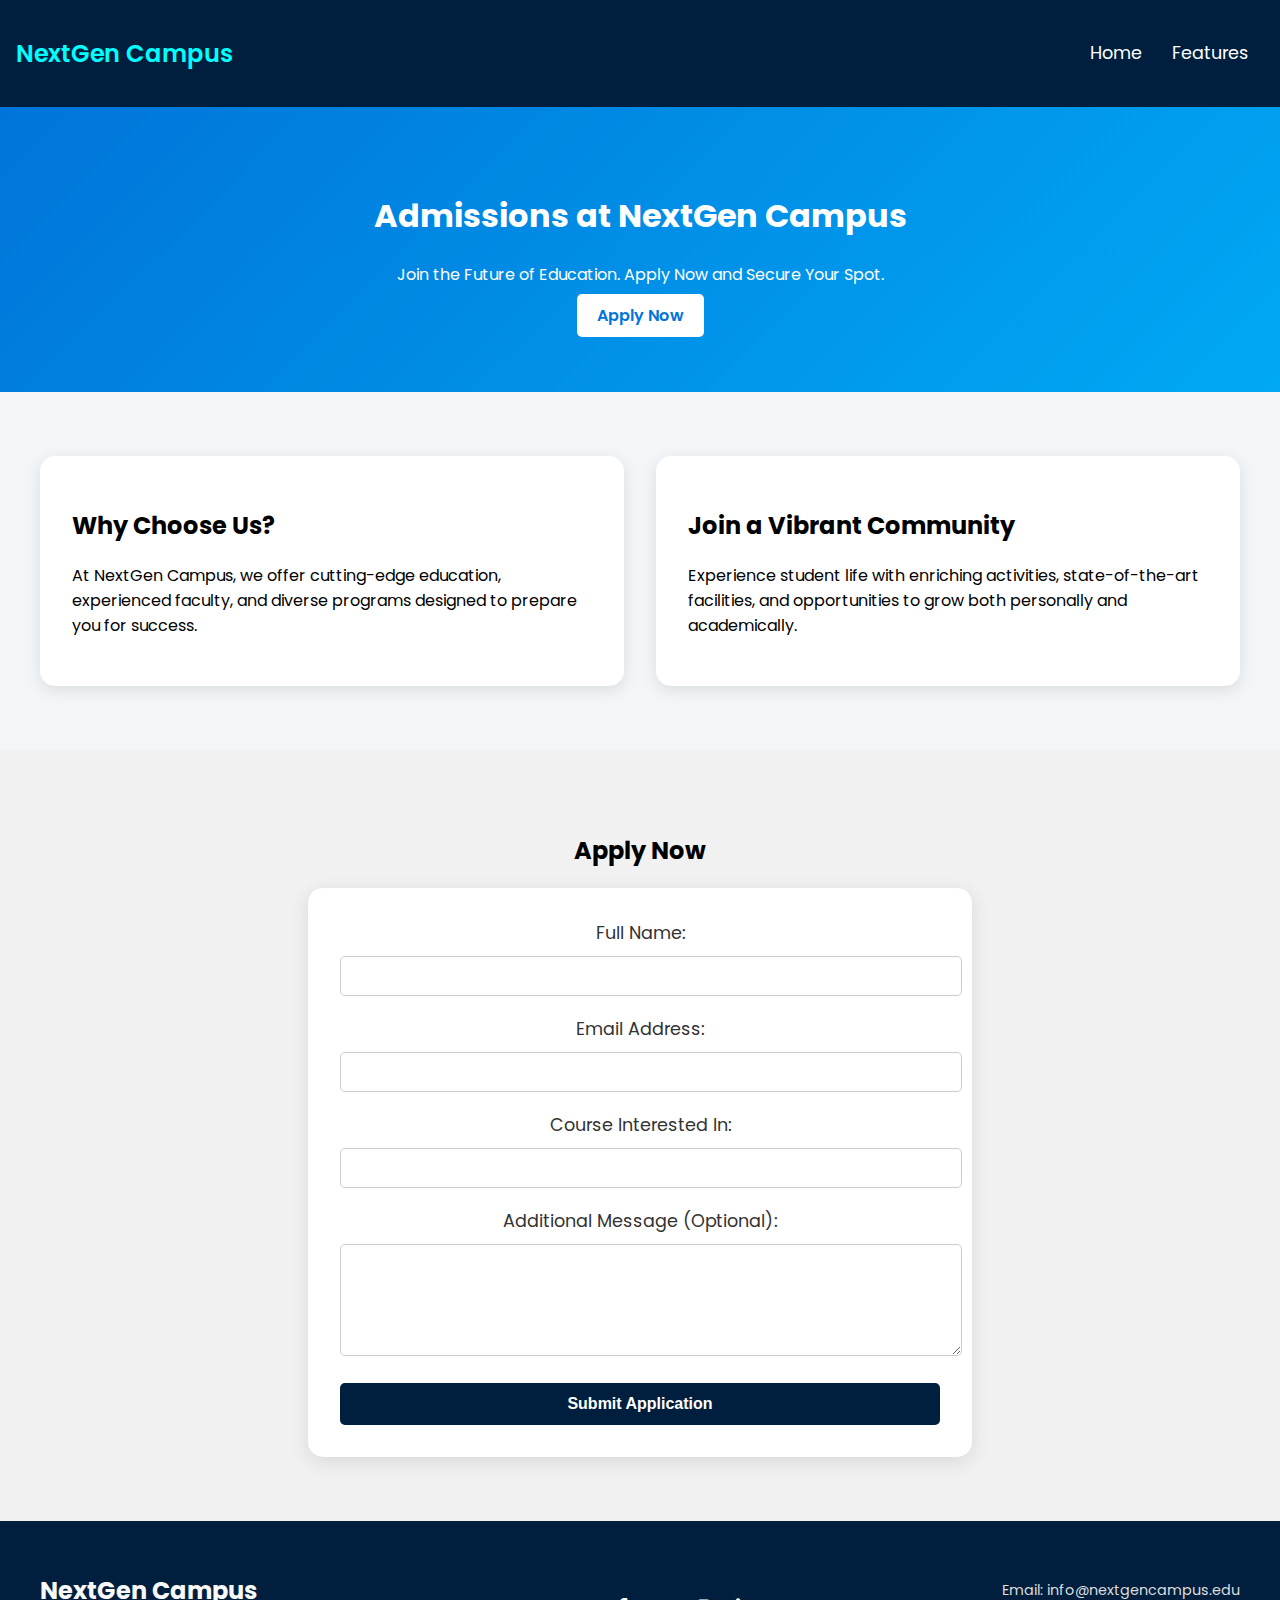
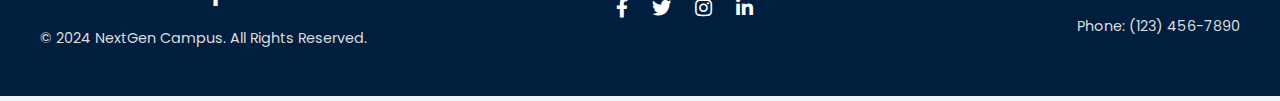
<file: admission_page.html>
<!DOCTYPE html>
<html lang="en">
<head>
    <meta charset="UTF-8">
    <meta name="viewport" content="width=device-width, initial-scale=1.0">
    <title>Admissions | NextGen Campus</title>
    <!-- Google Fonts -->
    <link href="https://fonts.googleapis.com/css2?family=Poppins:wght@300;400;500;600&display=swap" rel="stylesheet">
    <!-- Font Awesome for Social Icons -->
    <link rel="stylesheet" href="https://cdnjs.cloudflare.com/ajax/libs/font-awesome/5.15.4/css/all.min.css">
    <style>
        /* General Styles */
        body {
            font-family: 'Poppins', sans-serif;
            background-color: #f2f6f9;
            margin: 0;
            padding: 0;
        }

        /* Navbar */
        nav {
            background-color: #001f3f;
            padding: 1rem;
            display: flex;
            justify-content: space-between;
            align-items: center;
        }

        nav h2 {
            color: aqua;
            font-size: 1.5rem;
            font-weight: 600;
        }

        nav ul {
            list-style: none;
            display: flex;
            margin: 0;
            padding: 0;
        }

        nav ul li {
            margin: 0 15px;
        }

        nav ul li a {
            text-decoration: none;
            color: #fff;
            font-size: 1.1rem;
            font-weight: 400px;
            transition: color 0.3s ease;
        }

        nav ul li a:hover {
            color: #0074D9;
        }

        /* Hero Section */
        .hero {
            text-align: center;
            padding: 4rem 1rem;
            background: linear-gradient(135deg, #0074D9, #00a9f4);
            color: white;
        }

        .hero a {
            background-color: #fff;
            color: #0074D9;
            padding: 10px 20px;
            text-decoration: none;
            border-radius: 5px;
            font-weight: 600;
            margin-top: 2rem;
            transition: background-color 0.3s ease, color 0.3s ease;
        }

        .hero a:hover {
            background-color: #0074D9;
            color: #fff;
        }

        /* Admissions Info Section */
        .info-section {
            display: flex;
            justify-content: center;
            gap: 2rem;
            max-width: 1200px;
            margin: 4rem auto;
        }

        .info-card {
            flex: 1;
            background-color: #fff;
            border-radius: 15px;
            box-shadow: 0 4px 15px rgba(0, 0, 0, 0.1);
            padding: 2rem;
            transition: transform 0.3s ease, box-shadow 0.3s ease;
        }

        .info-card:hover {
            transform: scale(1.05);
            box-shadow: 0 8px 20px rgba(0, 0, 0, 0.2);
        }

        /* Application Form Section */
        .apply-form {
            max-width: 600px;
            margin: 0 auto;
            background-color: #fff;
            padding: 2rem;
            border-radius: 15px;
            box-shadow: 0 5px 20px rgba(0,0,0,0.1);
            transition: transform 0.3s ease, box-shadow 0.3s ease;
        }

        .apply-form:hover {
            transform: scale(1.02);
            box-shadow: 0 10px 25px rgba(0, 0, 0, 0.15);
        }

        .apply-form label {
            font-size: 1.1rem;
            color: #333;
        }

        .apply-form input, .apply-form textarea {
            width: 100%;
            padding: 10px;
            margin: 10px 0 20px 0;
            border: 1px solid #ccc;
            border-radius: 5px;
            font-size: 1rem;
        }

        .apply-form button {
            background-color: #001f3f;
            color: white;
            padding: 12px 20px;
            border: none;
            border-radius: 5px;
            font-size: 1rem;
            font-weight: 600;
            cursor: pointer;
            width: 100%;
            transition: background-color 0.3s ease, transform 0.3s ease;
        }

        .apply-form button:hover {
            background-color: #0074D9;
            transform: translateY(-2px);
        }

        /* Footer */
        footer {
            background-color: #001f3f;
            color: #fff;
            padding: 2rem 0;
        }

        footer h2 {
            color: #f9f9f9;
            font-size: 1.5rem;
        }

        footer p {
            color: #ddd;
            font-size: 0.9rem;
        }

        footer .social-media a {
            color: #fff;
            margin: 0 10px;
            font-size: 1.2rem;
            transition: color 0.3s ease;
        }

        footer .social-media a:hover {
            color: #00a9f4;
        }

        footer .contact-info {
            text-align: right;
        }
    </style>
</head>
<body>

    <!-- Navbar -->
    <nav>
        <div>
            <h2>NextGen Campus</h2>
        </div>
        <ul>
            <li><a href="test.html">Home</a></li>
            <li><a href="features_page.html">Features</a></li>
        </ul>
    </nav>

    <!-- Hero Section -->
    <section class="hero">
        <h1>Admissions at NextGen Campus</h1>
        <p>Join the Future of Education. Apply Now and Secure Your Spot.</p>
        <a href="#apply-form">Apply Now</a>
    </section>

    <!-- Admissions Info Section -->
    <section class="info-section">
        <div class="info-card">
            <h2>Why Choose Us?</h2>
            <p>At NextGen Campus, we offer cutting-edge education, experienced faculty, and diverse programs designed to prepare you for success.</p>
        </div>
        <div class="info-card">
            <h2>Join a Vibrant Community</h2>
            <p>Experience student life with enriching activities, state-of-the-art facilities, and opportunities to grow both personally and academically.</p>
        </div>
    </section>

    <!-- Application Form Section -->
    <section id="apply-form" style="padding: 4rem 1rem; text-align: center; background-color: #f1f1f1;">
        <h2>Apply Now</h2>

        <form class="apply-form" action="#" method="POST">
            <label for="name">Full Name:</label>
            <input type="text" id="name" name="name" required>

            <label for="email">Email Address:</label>
            <input type="email" id="email" name="email" required>

            <label for="course">Course Interested In:</label>
            <input type="text" id="course" name="course" required>

            <label for="message">Additional Message (Optional):</label>
            <textarea id="message" name="message" rows="5"></textarea>

            <button type="submit">Submit Application</button>
        </form>
    </section>

    <!-- Footer -->
    <footer>
        <div style="max-width: 1200px; margin: 0 auto; display: flex; justify-content: space-between; align-items: center; padding: 0 1rem;">
            <div>
                <h2>NextGen Campus</h2>
                <p>&copy; 2024 NextGen Campus. All Rights Reserved.</p>
            </div>
            <div class="social-media">
                <a href="#" target="_blank"><i class="fab fa-facebook-f"></i></a>
                <a href="#" target="_blank"><i class="fab fa-twitter"></i></a>
                <a href="#" target="_blank"><i class="fab fa-instagram"></i></a>
                <a href="#" target="_blank"><i class="fab fa-linkedin-in"></i></a>
            </div>
            <div class="contact-info">
                <p>Email: info@nextgencampus.edu</p>
                <p>Phone: (123) 456-7890</p>
            </div>
        </div>
    </footer>

</body>
</html>
</file>
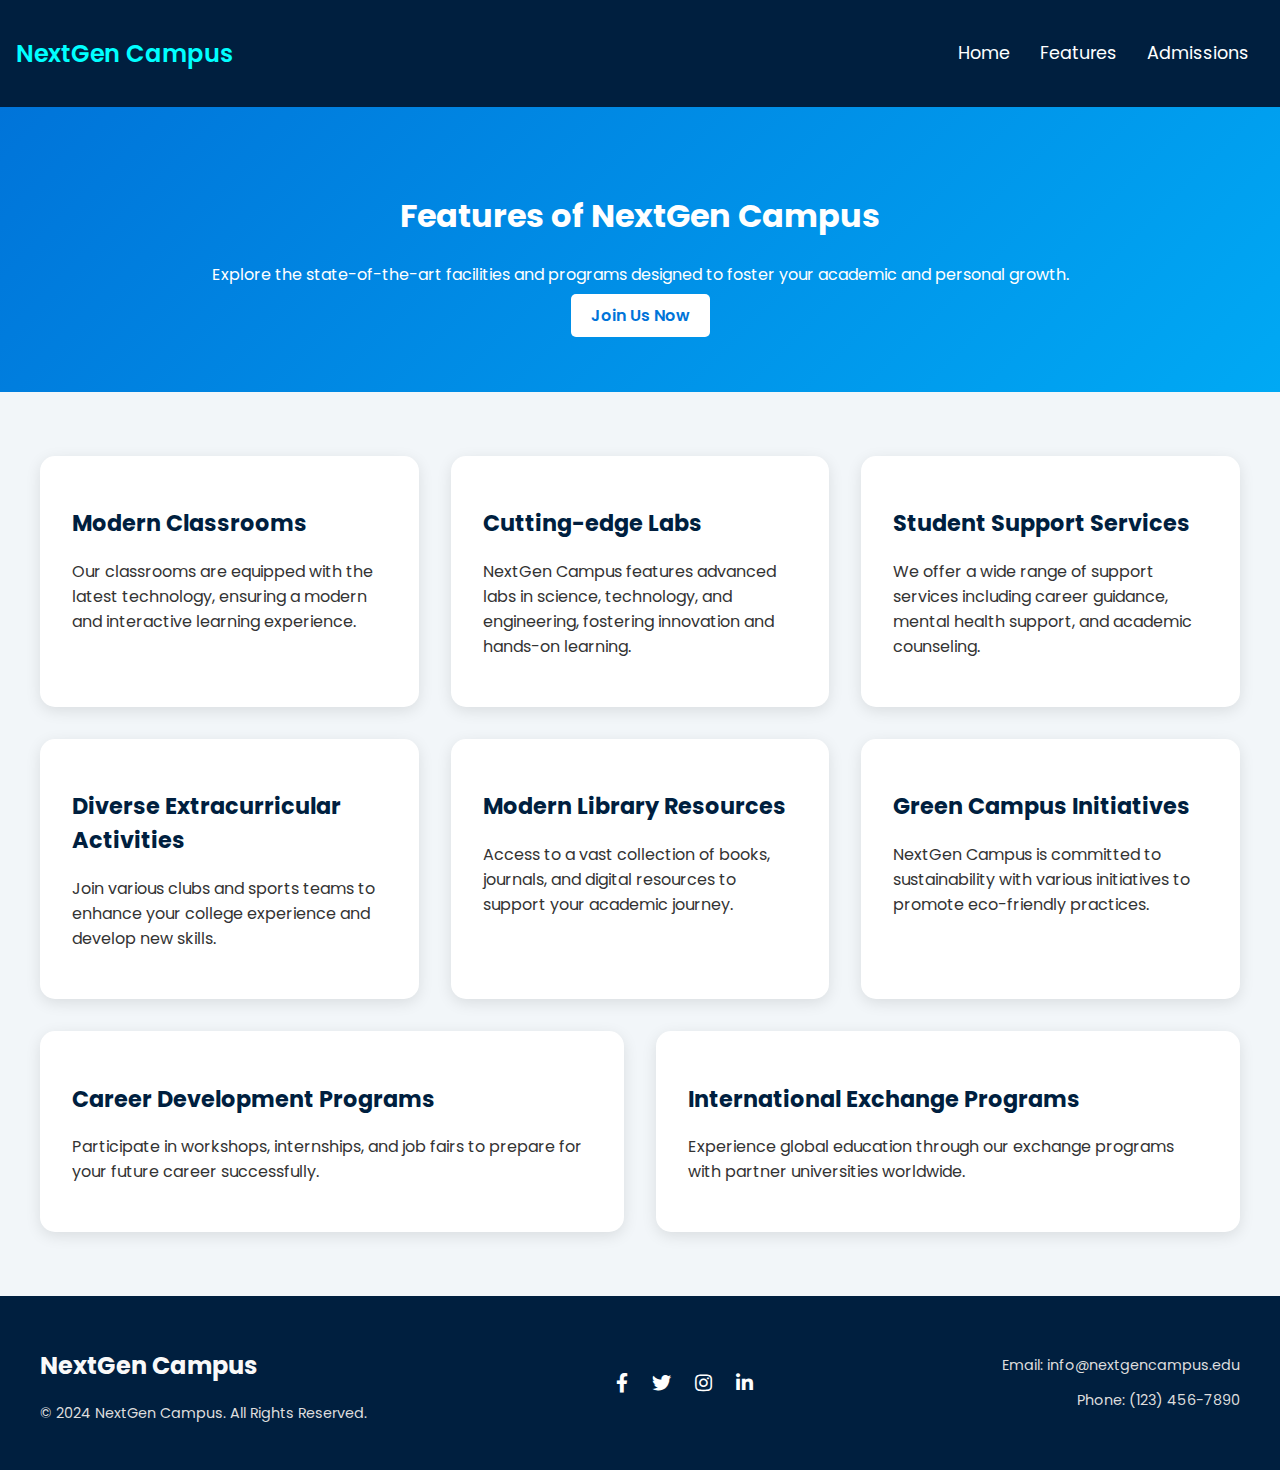
<file: features_page.html>
<!DOCTYPE html>
<html lang="en">
<head>
    <meta charset="UTF-8">
    <meta name="viewport" content="width=device-width, initial-scale=1.0">
    <title>Features | NextGen Campus</title>
    <!-- Google Fonts -->
    <link href="https://fonts.googleapis.com/css2?family=Poppins:wght@300;400;500;600&display=swap" rel="stylesheet">
    <!-- Font Awesome for Social Icons -->
    <link rel="stylesheet" href="https://cdnjs.cloudflare.com/ajax/libs/font-awesome/5.15.4/css/all.min.css">
    <style>
        /* General Styles */
        body {
            font-family: 'Poppins', sans-serif;
            background-color: #f2f6f9;
            margin: 0;
            padding: 0;
        }

        /* Navbar */
        nav {
            background-color: #001f3f;
            padding: 1rem;
            display: flex;
            justify-content: space-between;
            align-items: center;
        }

        nav h2 {
            color: aqua;
            font-size: 1.5rem;
            font-weight: 600;
        }

        nav ul {
            list-style: none;
            display: flex;
            margin: 0;
            padding: 0;
        }

        nav ul li {
            margin: 0 15px;
        }

        nav ul li a {
            text-decoration: none;
            color: #fff;
            font-size: 1.1rem;
            transition: color 0.3s ease;
        }

        nav ul li a:hover {
            color: #0074D9;
        }

        /* Hero Section */
        .hero {
            text-align: center;
            padding: 4rem 1rem;
            background: linear-gradient(135deg, #0074D9, #00a9f4);
            color: white;
        }

        .hero a {
            background-color: #fff;
            color: #0074D9;
            padding: 10px 20px;
            text-decoration: none;
            border-radius: 5px;
            font-weight: 600;
            margin-top: 2rem;
            transition: background-color 0.3s ease, color 0.3s ease;
        }

        .hero a:hover {
            background-color: #0074D9;
            color: #fff;
        }

        /* Features Info Section */
        .info-section {
            display: flex;
            flex-wrap: wrap;
            justify-content: center;
            gap: 2rem;
            max-width: 1200px;
            margin: 4rem auto;
            padding: 0 1rem;
        }

        .info-card {
            flex: 1 1 300px; /* Allows cards to resize responsively */
            background-color: #fff;
            border-radius: 15px;
            box-shadow: 0 4px 15px rgba(0, 0, 0, 0.1);
            padding: 2rem;
            transition: transform 0.3s ease, box-shadow 0.3s ease;
        }

        .info-card:hover {
            transform: scale(1.05);
            box-shadow: 0 8px 20px rgba(0, 0, 0, 0.2);
        }

        .info-card h2 {
            font-size: 1.4rem;
            color: #001f3f;
        }

        .info-card p {
            font-size: 1rem;
            color: #333;
        }

        /* Footer */
        footer {
            background-color: #001f3f;
            color: #fff;
            padding: 2rem 0;
        }

        footer h2 {
            color: #f9f9f9;
            font-size: 1.5rem;
        }

        footer p {
            color: #ddd;
            font-size: 0.9rem;
        }

        footer .social-media a {
            color: #fff;
            margin: 0 10px;
            font-size: 1.2rem;
            transition: color 0.3s ease;
        }

        footer .social-media a:hover {
            color: #00a9f4;
        }

        footer .contact-info {
            text-align: right;
        }
    </style>
</head>
<body>

    <!-- Navbar -->
    <nav>
        <div>
            <h2>NextGen Campus</h2>
        </div>
        <ul>
            <li><a href="test.html">Home</a></li>
            <li><a href="#">Features</a></li>
            <li><a href="admission_page.html">Admissions</a></li>
        </ul>
    </nav>

    <!-- Hero Section -->
    <section class="hero">
        <h1>Features of NextGen Campus</h1>
        <p>Explore the state-of-the-art facilities and programs designed to foster your academic and personal growth.</p>
        <a href="admissions.html">Join Us Now</a>
    </section>

    <!-- Features Info Section -->
    <section class="info-section">
        <div class="info-card">
            <h2>Modern Classrooms</h2>
            <p>Our classrooms are equipped with the latest technology, ensuring a modern and interactive learning experience.</p>
        </div>
        <div class="info-card">
            <h2>Cutting-edge Labs</h2>
            <p>NextGen Campus features advanced labs in science, technology, and engineering, fostering innovation and hands-on learning.</p>
        </div>
        <div class="info-card">
            <h2>Student Support Services</h2>
            <p>We offer a wide range of support services including career guidance, mental health support, and academic counseling.</p>
        </div>
        <div class="info-card">
            <h2>Diverse Extracurricular Activities</h2>
            <p>Join various clubs and sports teams to enhance your college experience and develop new skills.</p>
        </div>
        <div class="info-card">
            <h2>Modern Library Resources</h2>
            <p>Access to a vast collection of books, journals, and digital resources to support your academic journey.</p>
        </div>
        <div class="info-card">
            <h2>Green Campus Initiatives</h2>
            <p>NextGen Campus is committed to sustainability with various initiatives to promote eco-friendly practices.</p>
        </div>
        <div class="info-card">
            <h2>Career Development Programs</h2>
            <p>Participate in workshops, internships, and job fairs to prepare for your future career successfully.</p>
        </div>
        <div class="info-card">
            <h2>International Exchange Programs</h2>
            <p>Experience global education through our exchange programs with partner universities worldwide.</p>
        </div>
    </section>

    <!-- Footer -->
    <footer>
        <div style="max-width: 1200px; margin: 0 auto; display: flex; justify-content: space-between; align-items: center; padding: 0 1rem;">
            <div>
                <h2>NextGen Campus</h2>
                <p>&copy; 2024 NextGen Campus. All Rights Reserved.</p>
            </div>
            <div class="social-media">
                <a href="#" target="_blank"><i class="fab fa-facebook-f"></i></a>
                <a href="#" target="_blank"><i class="fab fa-twitter"></i></a>
                <a href="#" target="_blank"><i class="fab fa-instagram"></i></a>
                <a href="#" target="_blank"><i class="fab fa-linkedin-in"></i></a>
            </div>
            <div class="contact-info">
                <p>Email: info@nextgencampus.edu</p>
                <p>Phone: (123) 456-7890</p>
            </div>
        </div>
    </footer>

</body>
</html>
</file>
